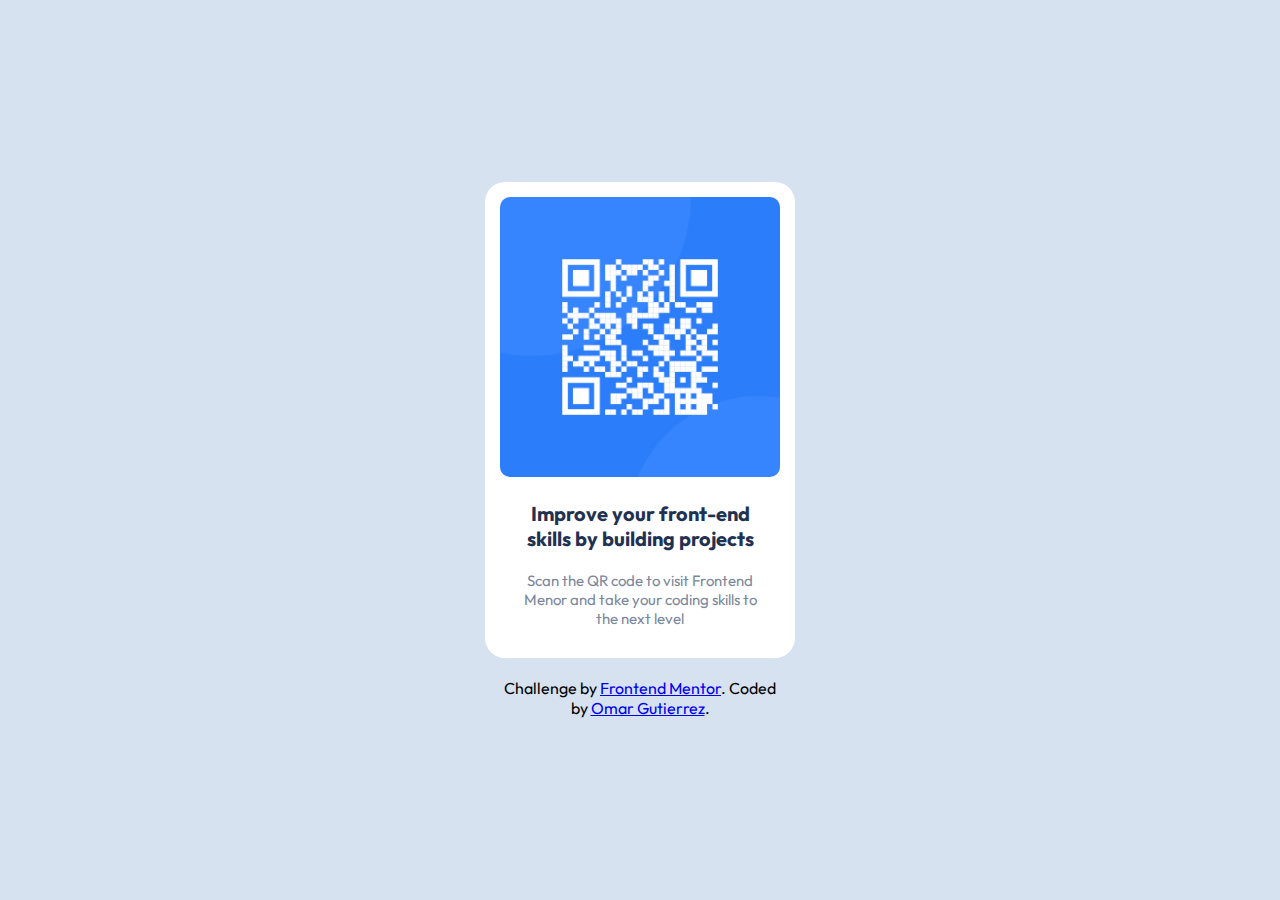
<file: qr-code-component/src/index.html>
<!DOCTYPE html>
<html lang="en">
<head>
  <meta charset="UTF-8">
  <meta name="viewport" content="width=device-width, initial-scale=1.0"> <!-- displays site properly based on user's device -->

  <link rel="icon" type="image/png" sizes="32x32" href="./images/favicon-32x32.png">
  <!-- FONTS -->
  <link rel="preconnect" href="https://fonts.googleapis.com">
  <link rel="preconnect" href="https://fonts.gstatic.com" crossorigin>
  <link href="https://fonts.googleapis.com/css2?family=Outfit:wght@400;700&display=swap" rel="stylesheet"> 
  <!-- NORMALIZE -->
  <link rel="stylesheet" href="https://necolas.github.io/normalize.css/8.0.1/normalize.css">
  <link rel="stylesheet" href="styles.css">
  
  <title>Frontend Mentor | QR code component</title>

</head>
<body>
  <div class="container">
    <div class="card">
      <img src="images/image-qr-code.png" alt="Qr code to visit Frontend Mentor!" id="qr">
      <div class="card-info">
        <p>Improve your front-end skills by building projects</p>
        <p>Scan the QR code to visit Frontend Menor and take your coding skills to the next level</p>
      </div>
    </div>
    <div class="attribution">
      Challenge by <a href="https://www.frontendmentor.io?ref=challenge" target="_blank">Frontend Mentor</a>. 
      Coded by <a href="https://github.com/omargtdev/" target="_blank" rel="noopener">Omar Gutierrez</a>.
    </div>
  </div>
</body>
</html>
</file>
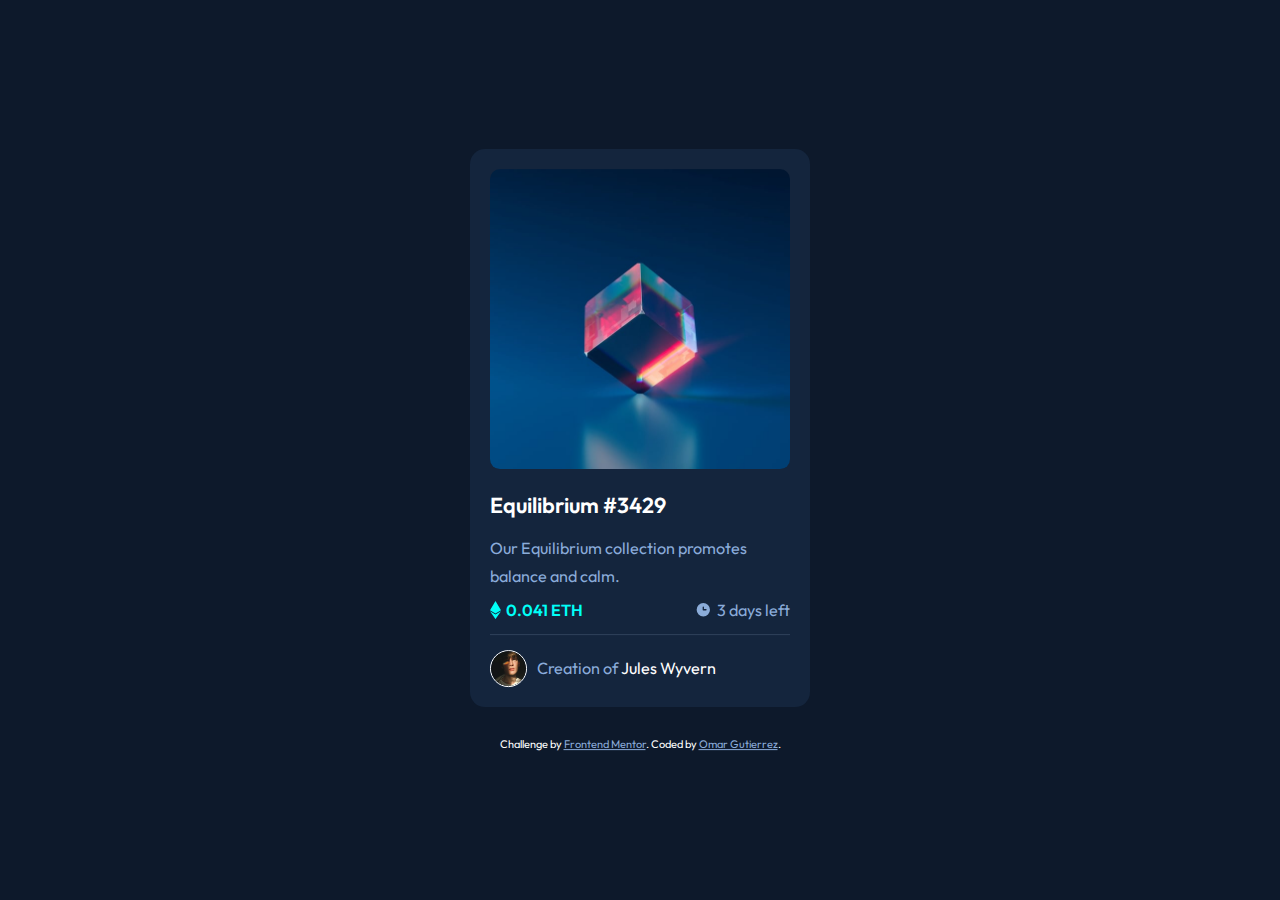
<file: newbie/nft-preview-card-component/src/index.html>
<!DOCTYPE html>
<html lang="en">
<head>
  <meta charset="UTF-8">
  <meta name="viewport" content="width=device-width, initial-scale=1.0"> <!-- displays site properly based on user's device -->

  <link rel="icon" type="image/png" sizes="32x32" href="./images/favicon-32x32.png">
  <!-- FONTS -->

  <link rel="preconnect" href="https://fonts.googleapis.com">
  <link rel="preconnect" href="https://fonts.gstatic.com" crossorigin>
  <link href="https://fonts.googleapis.com/css2?family=Outfit:wght@300;400;600&display=swap" rel="stylesheet"> 
  <!-- NORMALIZE -->
  <link rel="stylesheet" href="https://necolas.github.io/normalize.css/8.0.1/normalize.css">

  <link rel="stylesheet" href="styles.css"> 
  <title>Frontend Mentor | NFT preview card component</title>

</head>
<body>
  <div class="container">
    <div class="nft">
      <div class="img-container">
        <img class="nft__img" src="images/image-equilibrium.jpg" alt="Equilibrium - NFT">
        <div class="img-preview">
          <svg width="48" height="48" xmlns="http://www.w3.org/2000/svg"><g fill="none" fill-rule="evenodd"><path d="M0 0h48v48H0z"/><path d="M24 9C14 9 5.46 15.22 2 24c3.46 8.78 12 15 22 15 10.01 0 18.54-6.22 22-15-3.46-8.78-11.99-15-22-15Zm0 25c-5.52 0-10-4.48-10-10s4.48-10 10-10 10 4.48 10 10-4.48 10-10 10Zm0-16c-3.31 0-6 2.69-6 6s2.69 6 6 6 6-2.69 6-6-2.69-6-6-6Z" fill="#FFF" fill-rule="nonzero"/></g></svg>
        </div>
      </div>
      <div class="nft__info">
        <p class="nft__name">Equilibrium #3429</p>
        <p class="nft__text">Our Equilibrium collection promotes balance and calm.</p>
        <div class="nft__group nft__group--separate">
          <div class="nft__group">
            <svg width="11" height="18" xmlns="http://www.w3.org/2000/svg"><path d="M11 10.216 5.5 18 0 10.216l5.5 3.263 5.5-3.262ZM5.5 0l5.496 9.169L5.5 12.43 0 9.17 5.5 0Z" fill="#00FFF8"/></svg>
            <span class="nft__text nft__text--cyan">0.041 ETH</span> 
          </div>
          <div class="nft__group">
            <svg width="17" height="17" xmlns="http://www.w3.org/2000/svg"><path d="M8.305 2.007a6.667 6.667 0 1 0 0 13.334 6.667 6.667 0 0 0 0-13.334Zm2.667 7.334H8.305a.667.667 0 0 1-.667-.667V6.007a.667.667 0 0 1 1.334 0v2h2a.667.667 0 0 1 0 1.334Z" fill="#8BACD9"/></svg>
            <span class="nft__text nft__text--strong">3 days left</span>
          </div>
        </div>
        <div class="nft__creator">
          <img src="images/image-avatar.png" alt="NFT creator avatar" class="nft__creator-avatar">
          <p class="nft__text nft__text--no-margin">Creation of <span class="nft__creator-name">Jules Wyvern</span></p>
        </div>
      </div>
    </div>
    <div class="attribution">
      Challenge by <a href="https://www.frontendmentor.io?ref=challenge" target="_blank">Frontend Mentor</a>. 
      Coded by <a href="https://github.com/omargtdev/" target="_blank" rel="noopener">Omar Gutierrez</a>.
    </div>
  </div>
</body>
</html>
</file>
<file: qr-code-component/src/styles.css>
body {
	font-family: Outfit, sans-serif;
	background-color: hsl(212, 45%, 89%);
}

/* Center the card */
.container {
	position: absolute;
	top: 50%;
	left: 50%;
	transform: translate(-50%, -50%);
}

.card,
.attribution,
#qr {
	width: 280px;
}

#qr {
	border-radius: 10px;
}

.card {
	background-color: hsl(0, 0%, 100%);
	border-radius: 20px;
	padding: 15px;
}

.card-info {
	font-size: 15px;
	text-align: center;
	color: hsl(220, 15%, 55%);
	padding: 0 20px;
}

.card p:first-child {
	font-weight: 700;	
	font-size: 20px;
	color: hsl(218, 44%, 22%);
}

.attribution {
	text-align: center;
	margin: 20px auto 0;
}
</file>
<file: newbie/nft-preview-card-component/src/styles.css>
:root {
  --main-bg-color: hsl(217, 54%, 11%);
  --second-bg-color: hsl(216, 50%, 16%);
  --main-font-color: hsl(215, 51%, 70%);
  --second-font-color: hsl(0, 0%, 100%);
  --hover-color: hsl(178, 100%, 50%);
  --line-color: hsl(215, 32%, 27%);
}

body {
  font-family: Outfit, sans-serif;
  background-color: var(--main-bg-color);
  font-size: 18px;
}

/* Center the container */
.container {
  position: absolute;
  top: 50%;
  left: 50%;
  transform: translate(-50%, -50%);
}

.nft {
  background-color: var(--second-bg-color);
  width: 300px;
  border-radius: 15px;
  padding: 20px;
}

.img-container {
  position: relative;
  width: 300px;
  height: 300px
}

.img-preview {
  background-color: hsl(178, 100%, 50%, 50%);
  cursor: pointer;
  position: absolute;
  height: 100%;
  width: 100%;
  top: 0;
  border-radius: 10px; 
  opacity: 0;
  transition: opacity .5s;
}

.img-preview:hover {
  opacity: 1;
}

.img-preview svg {
  position: absolute;
  top: 50%;
  left: 50%;
  transform: translate(-50%, -50%);
  opacity: 1;
}

.nft__img {
  width: 100%;
  border-radius: 10px; 
}


.nft__name {
  color: var(--second-font-color);
  font-weight: 600;
  font-size: 1.2em;
  margin-bottom: 15px;
  transition: color .5s;
}

.nft__name:hover {
  cursor: pointer;
  color: var(--hover-color);
}

.nft__text {
  color: var(--main-font-color);
  line-height: 28px;
  font-size: .9em;
  margin-top: 0;
}

.nft__text--no-margin {
  margin-bottom: 0;
}

.nft__text--cyan {
  color: var(--hover-color);
  font-weight: 600;
}

.nft__text--strong {
  font-weight: 400;
}

.nft__group {
  display: flex;
  align-items: center;
  gap: 5px;
}

.nft__group--separate {
  justify-content: space-between;
  gap: 0;
  margin-top: -10px;
}

.nft__creator {
  margin-top: 10px;
  border-top: 1px solid var(--line-color);
  padding-top: 15px;
  display: flex;
  gap: 10px;
  align-items: center;
}

.nft__creator-avatar {
  width: 35px;
  height: 35px;
  border: 1px solid var(--second-font-color);
  border-radius: 100%;
}

.nft__creator-name {
  color: var(--second-font-color);
  transition: color .5s;
}

.nft__creator-name:hover {
  cursor: pointer;
  color: var(--hover-color);
}

.attribution {
  font-size: 11px;
  text-align: center;
  margin-top: 30px;
  color: var(--second-font-color);
}

.attribution a {
  color: var(--main-font-color);
}
</file>
